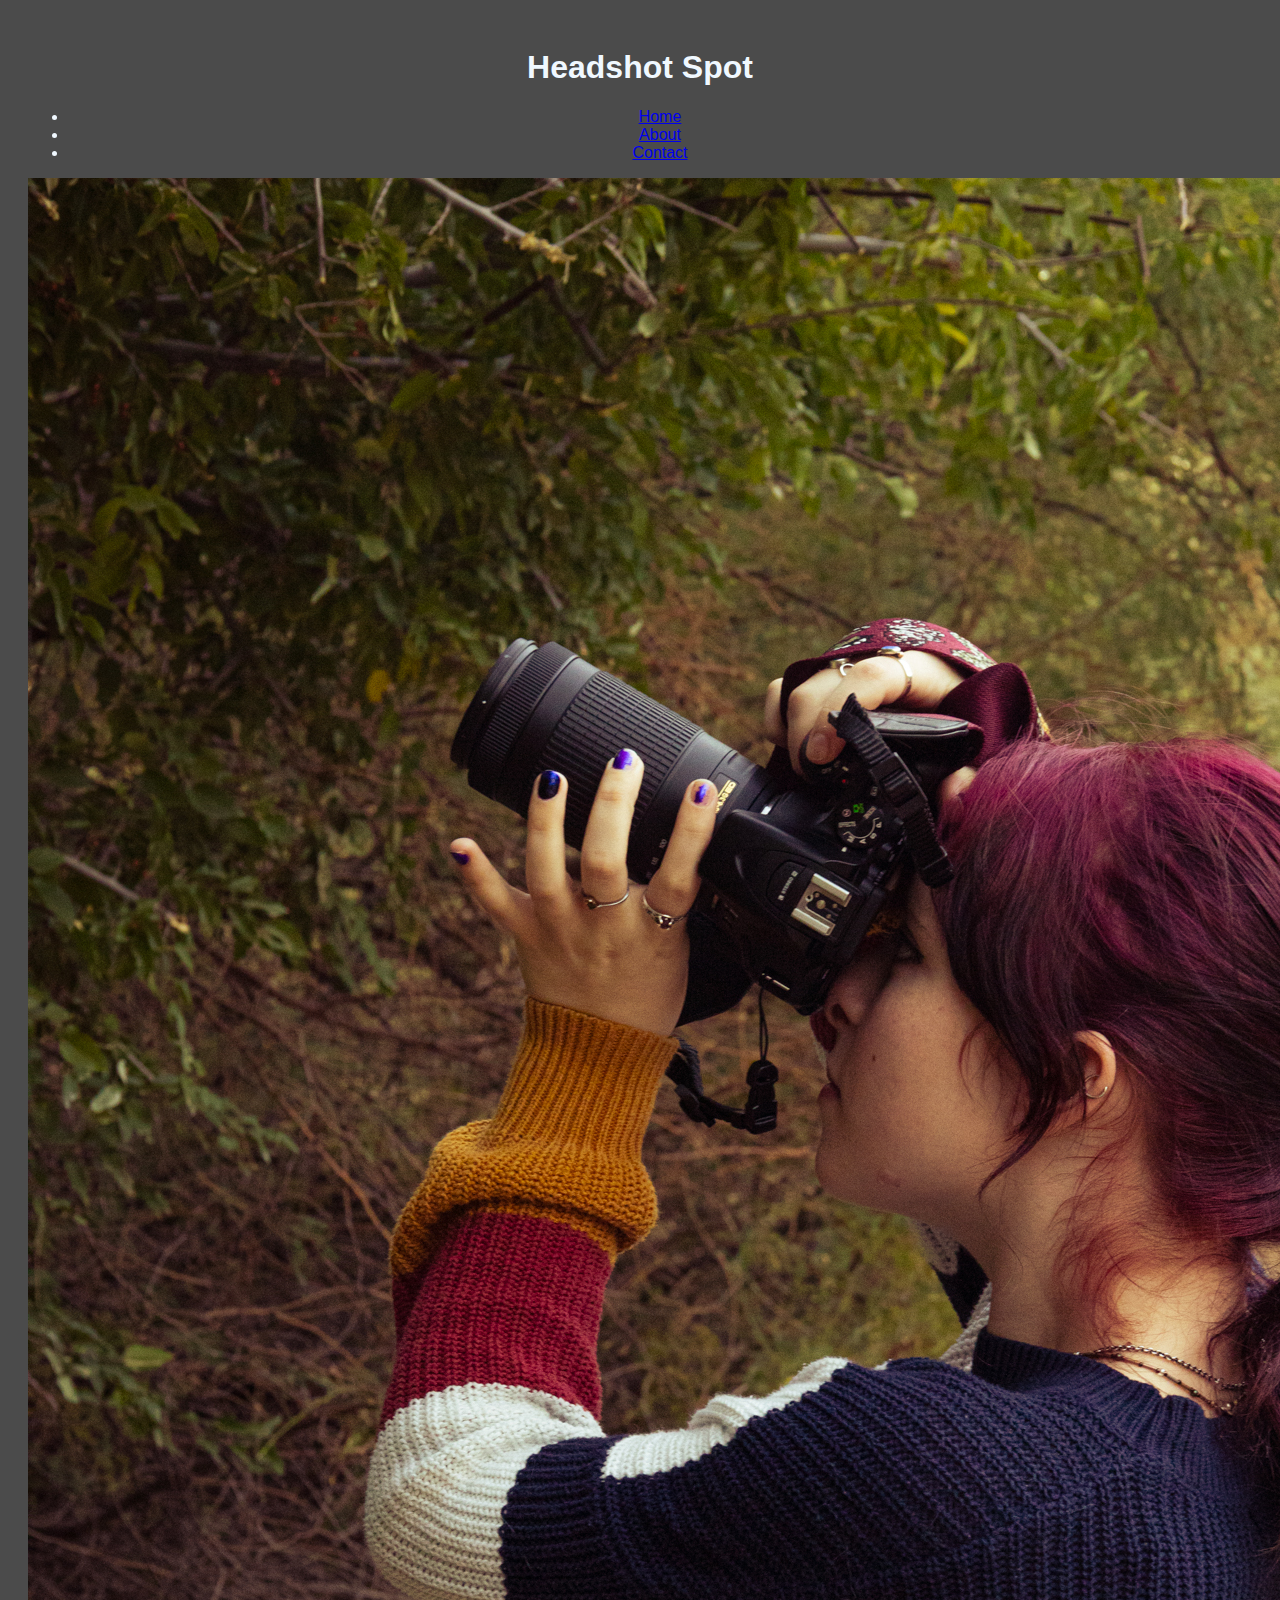
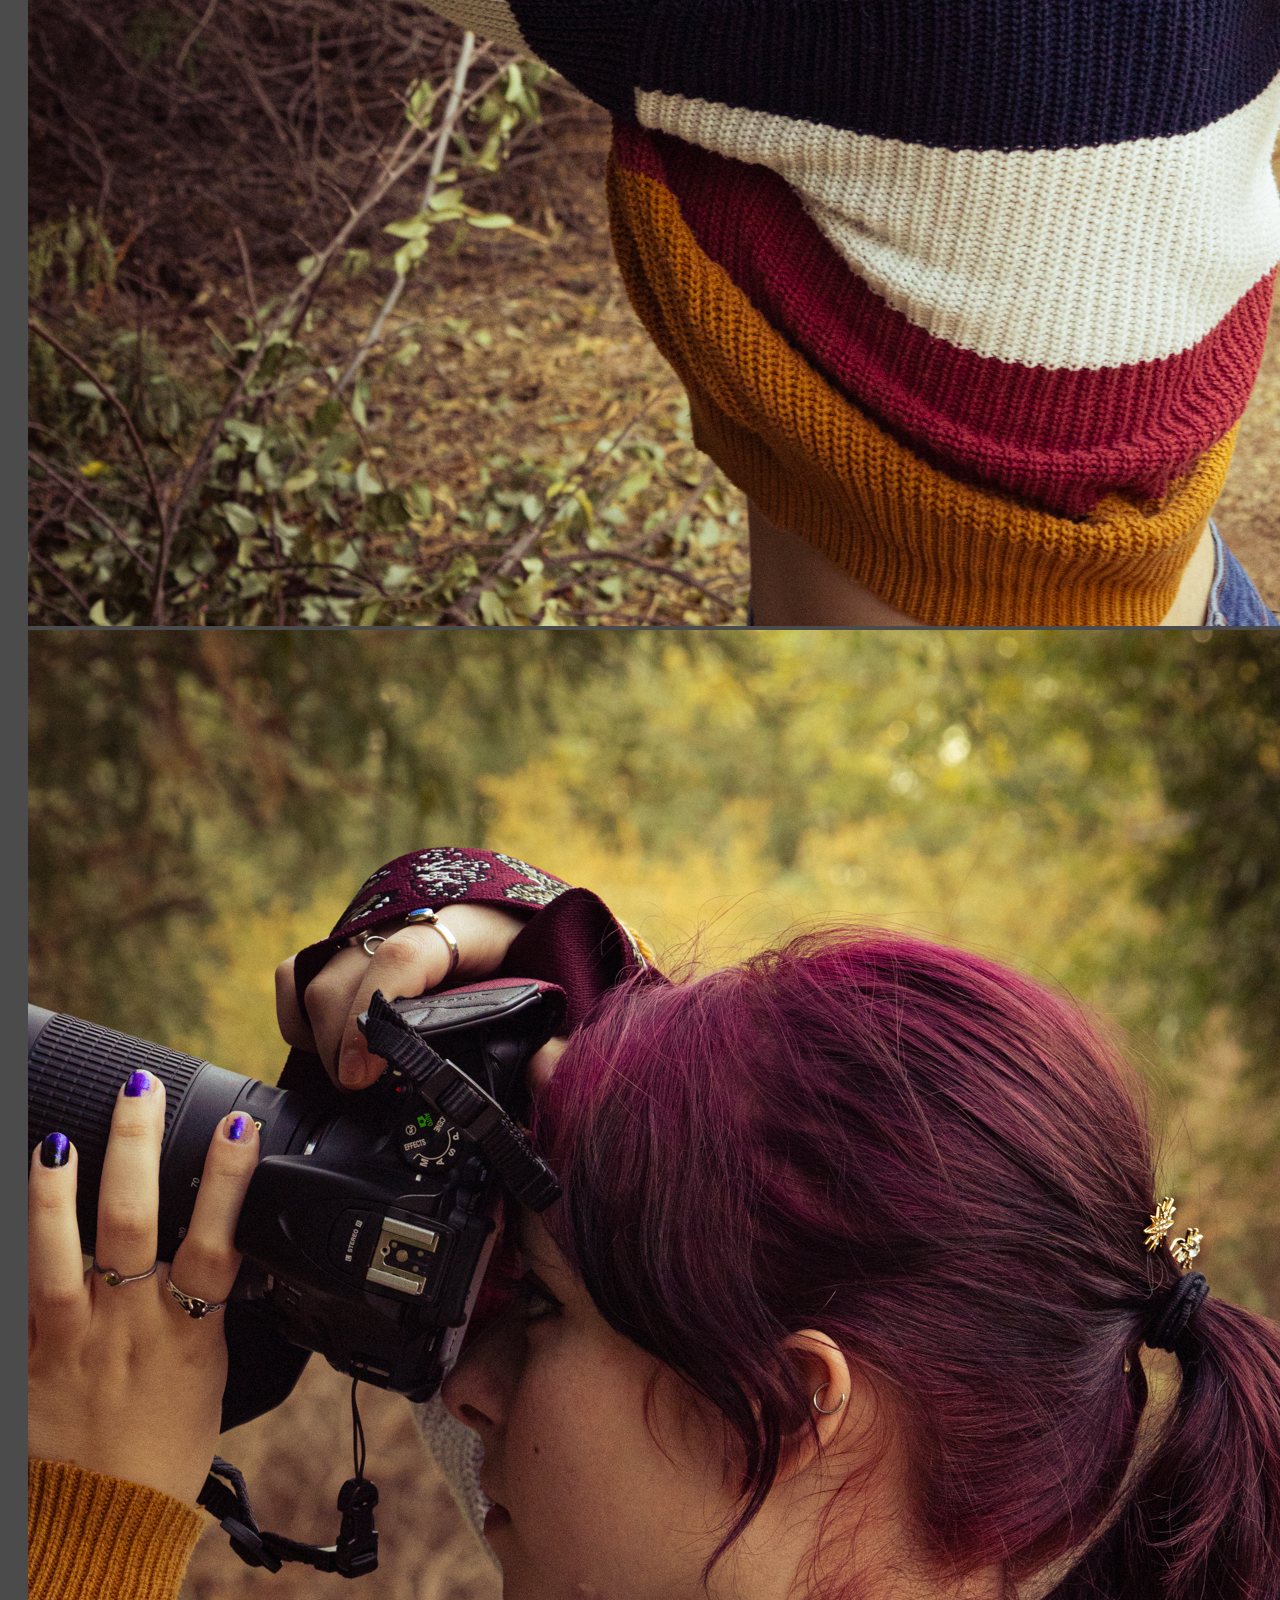
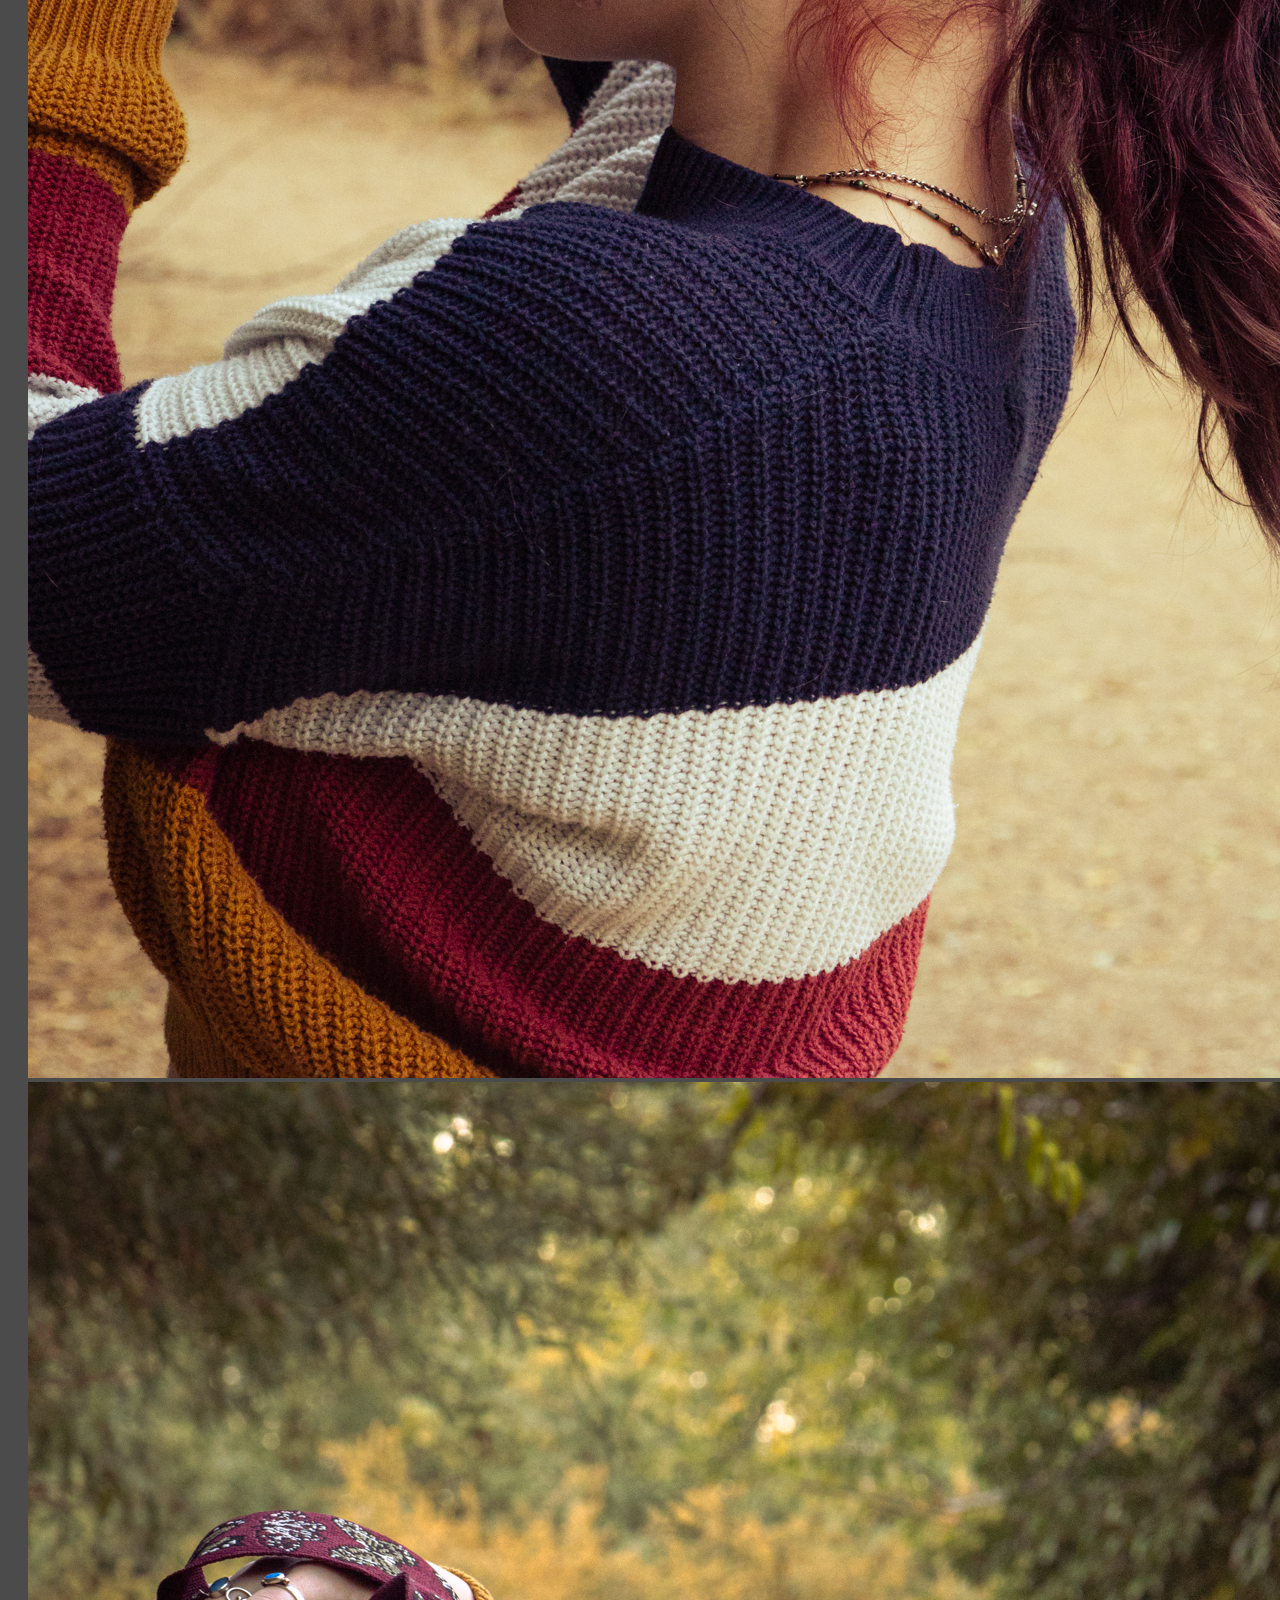
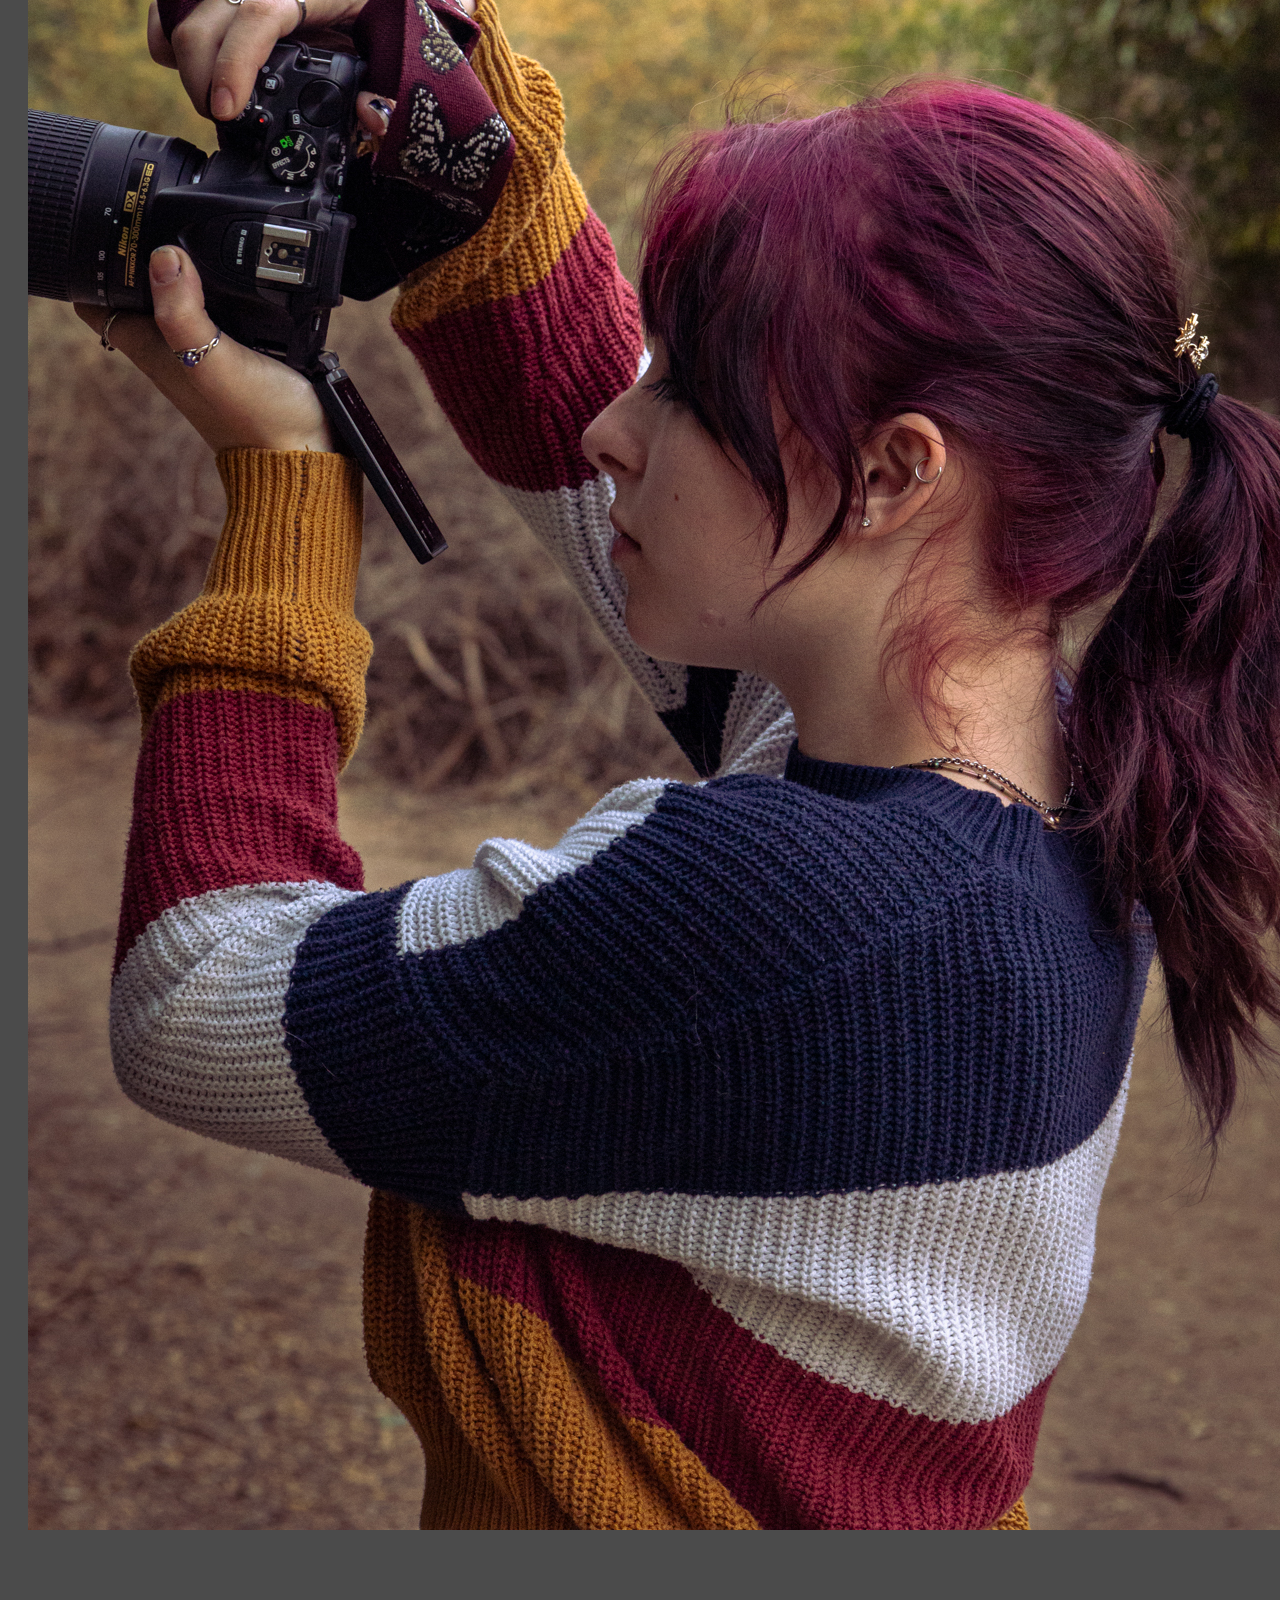
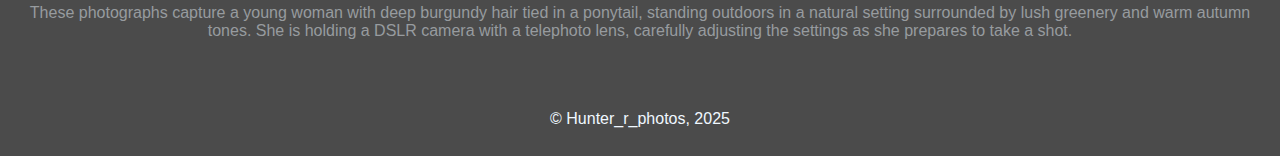
<file: index.html>
<!DOCTYPE html>
<html lang="en">
<head>
    <meta charset="UTF-8">
    <meta name="viewport" content="width=device-width, initial-scale=1.0">
    <title>Headshot spot</title>
    <!-- this inks our style sheet to our html page and the rest of our pages on our website if we use the same one -->
    <link rel="stylesheet" href="index.css">
</head>
<body>
    <!-- this adds our header to our main html page -->
    <h1>Headshot Spot</h1>
    <!-- this adds our navigation bar to our page so people can get from one page to another -->
    <ul>
        <li><a href="index.html">Home</a></li>
        <li><a href="about.html">About</a></li>
        <li><a href="contact.html">Contact</a></li>
    </ul>
    <!-- this div hold our img tags for easier movability in css -->
    <div>
        <!-- img src adds our imigates to our page and comes with an alt outoput if the image cannot be displayed -->
        <img src="IMG_7488.JPG" alt="photo1">
        <img src="IMG_7489.JPG" alt="photo2">
        <img src="IMG_7491.JPG" alt="photo3">
    </div>
    <!-- br adds a break line in out page tpo seperate contect -->
    <br>
    <br>
    <br>
    <!-- p adds a paragraph to our page for a discription of the main 3 photos used -->
    <p>
        These photographs capture a young woman with deep burgundy hair tied in a ponytail, standing outdoors in a natural setting surrounded by 
        lush greenery and warm autumn tones. She is holding a DSLR camera with a telephoto lens, carefully adjusting the settings as she prepares 
        to take a shot.</p>
        <br>
        <br>
        <br>
        <!-- footer that hold out copyright sign and other info like the image sources -->
    <footer>
        <!-- this actually makes our copyright sign -->
        &copy; Hunter_r_photos, 2025
    </footer>

</body>
</html>
</file>
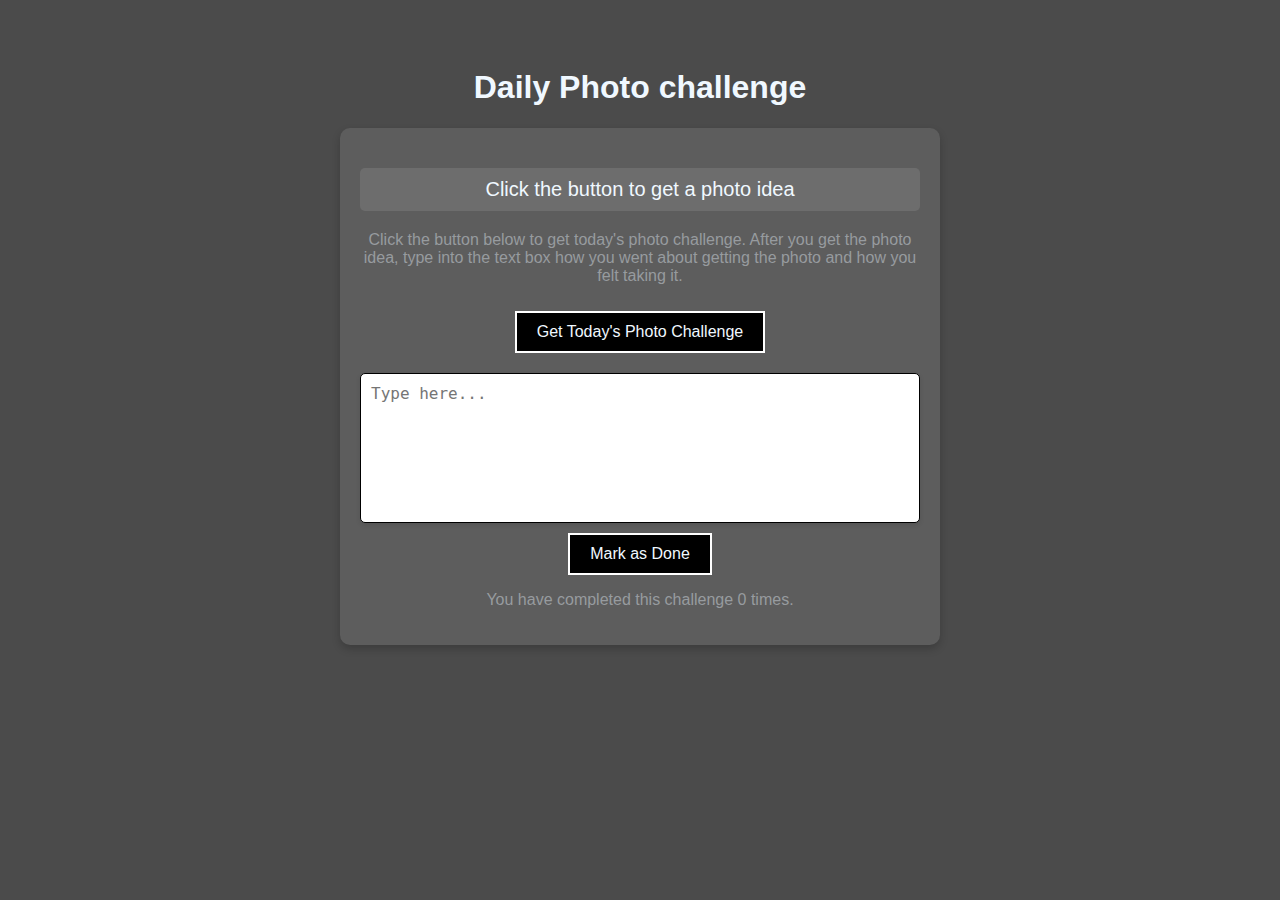
<file: Index.html>
<html lang="en"> <!-- Defines the document as an HTML5 document and sets the language to English -->
<head>
    <meta charset="UTF-8"> <!-- Sets the character encoding for the document to UTF-8 -->
    <meta name="viewport" content="width=device-width, initial-scale=1.0"> <!-- Ensures proper rendering and touch zooming on mobile devices -->
    <title>Daily challenge</title> <!-- Sets the title of the document, which appears in the browser tab -->
    <link rel="stylesheet" href="index.css"> <!-- Links the external CSS file for styling -->
    <script src="index.js"></script> <!-- Links the external JavaScript file for functionality -->
</head>
<body>
    
<div class="container"> <!-- Container div to center and contain the content -->
    <h1>Daily Photo challenge</h1> <!-- Main heading for the page -->
    <div class="card"> <!-- Card div to style the challenge section -->
        <p id="task">Click the button to get a photo idea</p> <!-- Paragraph to display the current task -->
        <p>Click the button below to get today's photo challenge. After you get the photo idea, type into the text box how you went about getting the photo and how you felt taking it.</p> <!-- Instructional paragraph for the user -->
        <button onclick="getTask()">Get Today's Photo Challenge</button> <!-- Button to get a new photo challenge, calls the getTask() function when clicked -->
        <br> <!-- Line break for spacing -->
        <textarea placeholder="Type here..."></textarea> <!-- Textarea for the user to type their response, with a placeholder text -->
        <br> <!-- Line break for spacing -->
        <button onclick="markCompleted()">Mark as Done</button> <!-- Button to mark the task as completed, calls the markCompleted() function when clicked -->
        <p id="completed">Good job! Let's see you do another!</p> <!-- Paragraph to display a congratulatory message when a task is completed -->
        <p id="completionCount">You have completed this challenge <span id="count">0</span> times.</p> <!-- Paragraph to display the count of completed challenges, with a span to hold the count -->
    </div>
</div>
</body>
</html>
</file>
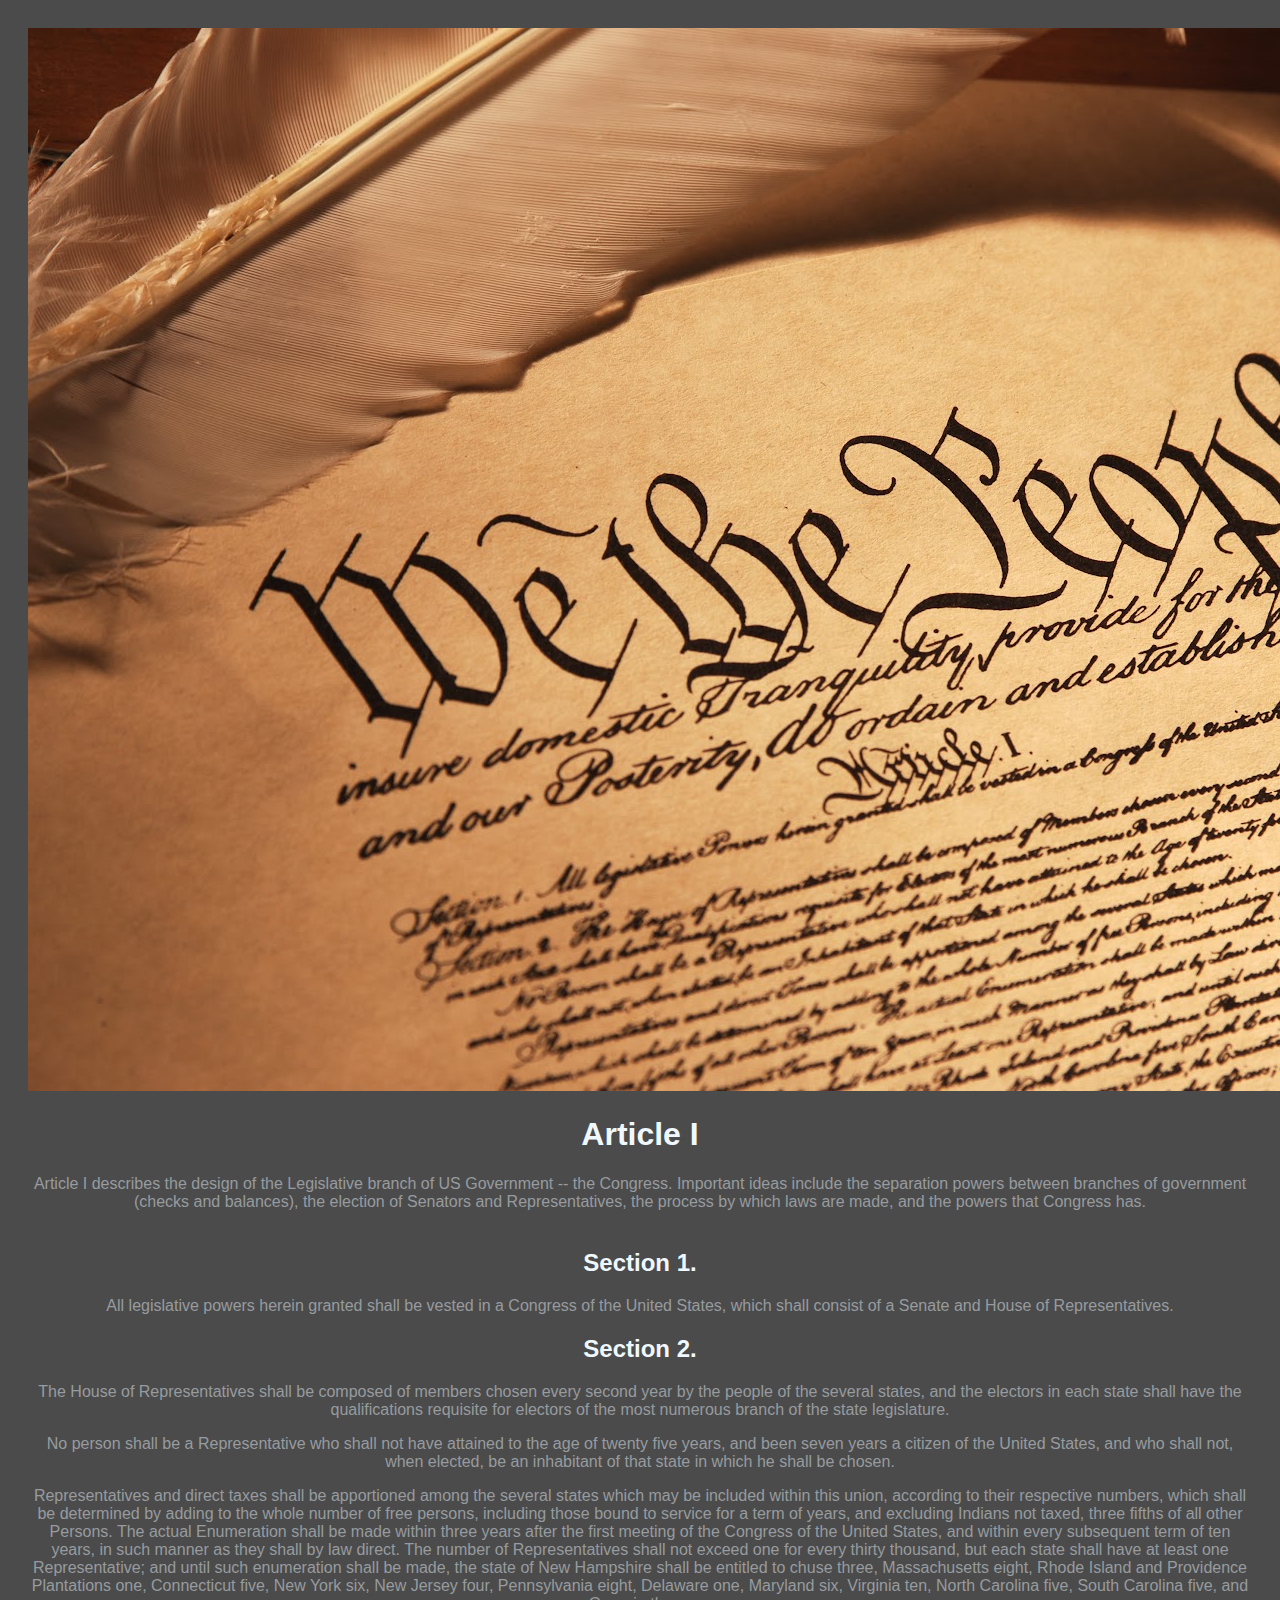
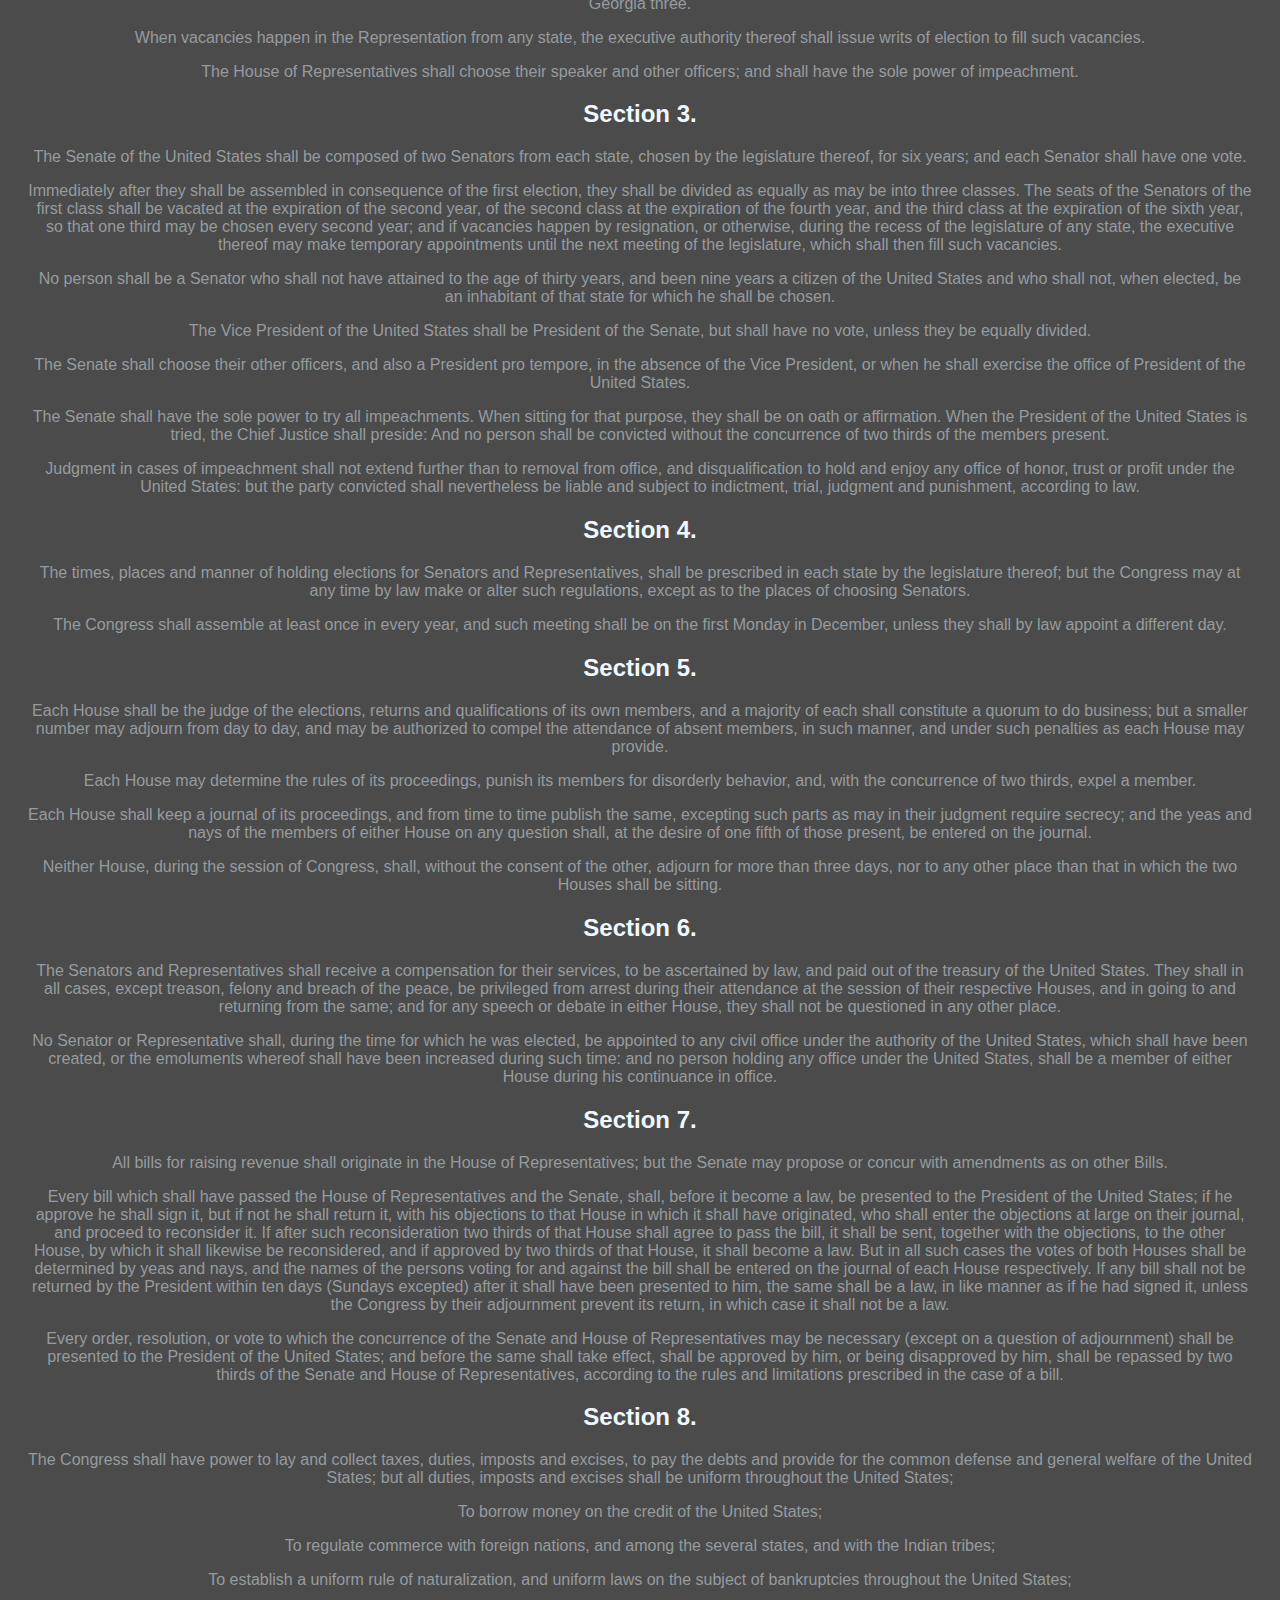
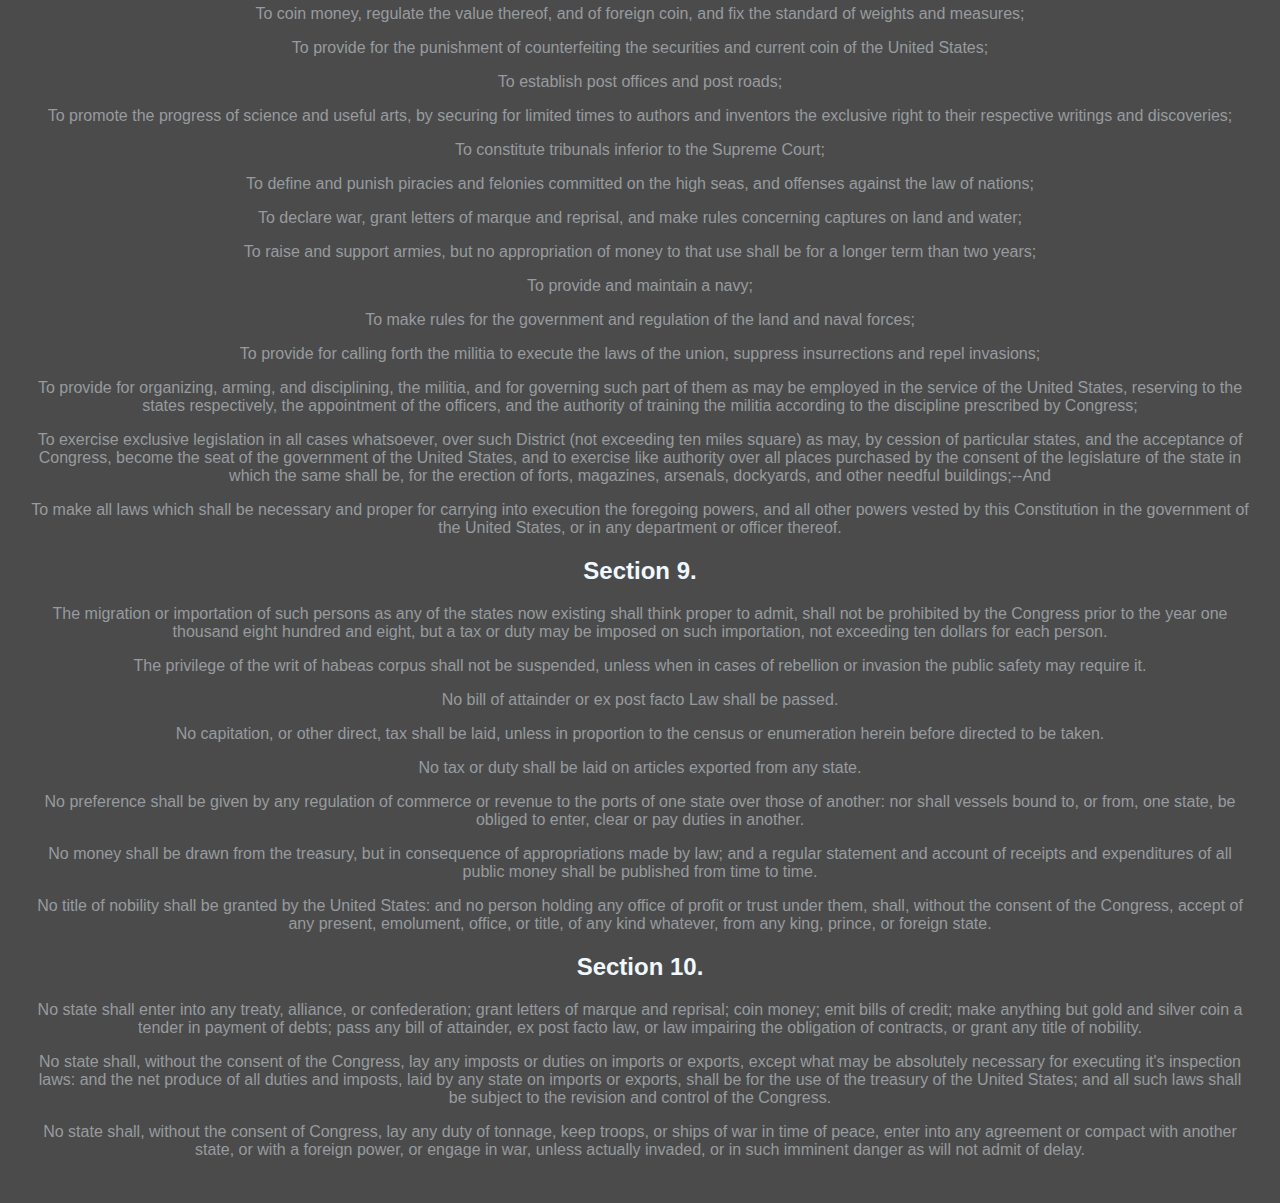
<file: constitution.html>
<!DOCTYPE html>
<html lang="en">
<head>
    <meta charset="UTF-8">
    <meta name="viewport" content="width=device-width, initial-scale=1.0">
    <!-- adds a title to our page -->
    <title>W3 Constitution</title>
    <!-- links our external stylesheet to our HTML document-->
    <link rel="stylesheet" href="index.css">
</head>
<body>

    
    <article>
        <!-- adds an image to our page alt being what the user sees if the image doesnt appear on the site -->
        <img src="constimg.jpg" alt="Constitution Image">
        <br>
        <!-- our first header tag in the webpage -->
        <h1>Article I</h1>
        <!-- these paragraph tags hold our main text for the users to readthrughout our whole web page -->
        <p>Article I describes the design of the Legislative branch of US Government -- the Congress. Important ideas include the separation powers between branches of government (checks and balances), the election of Senators and Representatives, the process by which laws are made, and the powers that Congress has.
        <br>
        <br>
        <!-- this is out second header for our section 1 - 10 -->
        <h2>Section 1.</h2>
        <p>All legislative powers herein granted shall be vested in a Congress of the United States, which shall consist of a Senate and House of Representatives.</p>

        <h2>Section 2.</h2>

        <p>The House of Representatives shall be composed of members chosen every second year by the people of the several states, and the electors in each state shall have the qualifications requisite for electors of the most numerous branch of the state legislature.</p>

        <p>No person shall be a Representative who shall not have attained to the age of twenty five years, and been seven years a citizen of the United States, and who shall not, when elected, be an inhabitant of that state in which he shall be chosen.</p>

        <p>Representatives and direct taxes shall be apportioned among the several states which may be included within this union, according to their respective numbers, which shall be determined by adding to the whole number of free persons, including those bound to service for a term of years, and excluding Indians not taxed, three fifths of all other Persons. The actual Enumeration shall be made within three years after the first meeting of the Congress of the United States, and within every subsequent term of ten years, in such manner as they shall by law direct. The number of Representatives shall not exceed one for every thirty thousand, but each state shall have at least one Representative; and until such enumeration shall be made, the state of New Hampshire shall be entitled to chuse three, Massachusetts eight, Rhode Island and Providence Plantations one, Connecticut five, New York six, New Jersey four, Pennsylvania eight, Delaware one, Maryland six, Virginia ten, North Carolina five, South Carolina five, and Georgia three.</p>

        <p>When vacancies happen in the Representation from any state, the executive authority thereof shall issue writs of election to fill such vacancies.</p>

        <p>The House of Representatives shall choose their speaker and other officers; and shall have the sole power of impeachment.</p>

        <h2>Section 3.</h2>

        <p>The Senate of the United States shall be composed of two Senators from each state, chosen by the legislature thereof, for six years; and each Senator shall have one vote.

        <p>Immediately after they shall be assembled in consequence of the first election, they shall be divided as equally as may be into three classes. The seats of the Senators of the first class shall be vacated at the expiration of the second year, of the second class at the expiration of the fourth year, and the third class at the expiration of the sixth year, so that one third may be chosen every second year; and if vacancies happen by resignation, or otherwise, during the recess of the legislature of any state, the executive thereof may make temporary appointments until the next meeting of the legislature, which shall then fill such vacancies.

        <p>No person shall be a Senator who shall not have attained to the age of thirty years, and been nine years a citizen of the United States and who shall not, when elected, be an inhabitant of that state for which he shall be chosen.

        <p>The Vice President of the United States shall be President of the Senate, but shall have no vote, unless they be equally divided.</p>

        <p>The Senate shall choose their other officers, and also a President pro tempore, in the absence of the Vice President, or when he shall exercise the office of President of the United States.</p>

        <p>The Senate shall have the sole power to try all impeachments. When sitting for that purpose, they shall be on oath or affirmation. When the President of the United States is tried, the Chief Justice shall preside: And no person shall be convicted without the concurrence of two thirds of the members present.</p>

        <p>Judgment in cases of impeachment shall not extend further than to removal from office, and disqualification to hold and enjoy any office of honor, trust or profit under the United States: but the party convicted shall nevertheless be liable and subject to indictment, trial, judgment and punishment, according to law.</p>

        <h2>Section 4.</h2>

        <p>The times, places and manner of holding elections for Senators and Representatives, shall be prescribed in each state by the legislature thereof; but the Congress may at any time by law make or alter such regulations, except as to the places of choosing Senators.</p>

        <p>The Congress shall assemble at least once in every year, and such meeting shall be on the first Monday in December, unless they shall by law appoint a different day.</p>

        <h2>Section 5.</h2>

        <p>Each House shall be the judge of the elections, returns and qualifications of its own members, and a majority of each shall constitute a quorum to do business; but a smaller number may adjourn from day to day, and may be authorized to compel the attendance of absent members, in such manner, and under such penalties as each House may provide.</p>

        <p>Each House may determine the rules of its proceedings, punish its members for disorderly behavior, and, with the concurrence of two thirds, expel a member.</p>

        <p>Each House shall keep a journal of its proceedings, and from time to time publish the same, excepting such parts as may in their judgment require secrecy; and the yeas and nays of the members of either House on any question shall, at the desire of one fifth of those present, be entered on the journal.</p>

        <p>Neither House, during the session of Congress, shall, without the consent of the other, adjourn for more than three days, nor to any other place than that in which the two Houses shall be sitting.</p>

        <h2>Section 6.</h2>

        <p>The Senators and Representatives shall receive a compensation for their services, to be ascertained by law, and paid out of the treasury of the United States. They shall in all cases, except treason, felony and breach of the peace, be privileged from arrest during their attendance at the session of their respective Houses, and in going to and returning from the same; and for any speech or debate in either House, they shall not be questioned in any other place.</p>

        <p>No Senator or Representative shall, during the time for which he was elected, be appointed to any civil office under the authority of the United States, which shall have been created, or the emoluments whereof shall have been increased during such time: and no person holding any office under the United States, shall be a member of either House during his continuance in office.</p>

        <h2>Section 7.</h2>

        <p>All bills for raising revenue shall originate in the House of Representatives; but the Senate may propose or concur with amendments as on other Bills.

        <p>Every bill which shall have passed the House of Representatives and the Senate, shall, before it become a law, be presented to the President of the United States; if he approve he shall sign it, but if not he shall return it, with his objections to that House in which it shall have originated, who shall enter the objections at large on their journal, and proceed to reconsider it. If after such reconsideration two thirds of that House shall agree to pass the bill, it shall be sent, together with the objections, to the other House, by which it shall likewise be reconsidered, and if approved by two thirds of that House, it shall become a law. But in all such cases the votes of both Houses shall be determined by yeas and nays, and the names of the persons voting for and against the bill shall be entered on the journal of each House respectively. If any bill shall not be returned by the President within ten days (Sundays excepted) after it shall have been presented to him, the same shall be a law, in like manner as if he had signed it, unless the Congress by their adjournment prevent its return, in which case it shall not be a law.</p>

        <p>Every order, resolution, or vote to which the concurrence of the Senate and House of Representatives may be necessary (except on a question of adjournment) shall be presented to the President of the United States; and before the same shall take effect, shall be approved by him, or being disapproved by him, shall be repassed by two thirds of the Senate and House of Representatives, according to the rules and limitations prescribed in the case of a bill.</p>

        <h2>Section 8.</h2>

        <p>The Congress shall have power to lay and collect taxes, duties, imposts and excises, to pay the debts and provide for the common defense and general welfare of the United States; but all duties, imposts and excises shall be uniform throughout the United States;</p>

        <p>To borrow money on the credit of the United States;</p>

        <p>To regulate commerce with foreign nations, and among the several states, and with the Indian tribes;</p>

        <p>To establish a uniform rule of naturalization, and uniform laws on the subject of bankruptcies throughout the United States;</p>

        <p>To coin money, regulate the value thereof, and of foreign coin, and fix the standard of weights and measures;</p>

        <p>To provide for the punishment of counterfeiting the securities and current coin of the United States;</p>

        <p>To establish post offices and post roads;</p>

        <p>To promote the progress of science and useful arts, by securing for limited times to authors and inventors the exclusive right to their respective writings and discoveries;

        <p>To constitute tribunals inferior to the Supreme Court;</p>

        <p>To define and punish piracies and felonies committed on the high seas, and offenses against the law of nations;</p>

        <p>To declare war, grant letters of marque and reprisal, and make rules concerning captures on land and water;</p>

        <p>To raise and support armies, but no appropriation of money to that use shall be for a longer term than two years;</p>

        <p>To provide and maintain a navy;</p>

        <p>To make rules for the government and regulation of the land and naval forces;</p>

        <p>To provide for calling forth the militia to execute the laws of the union, suppress insurrections and repel invasions;</p>
    
        <p>To provide for organizing, arming, and disciplining, the militia, and for governing such part of them as may be employed in the service of the United States, reserving to the states respectively, the appointment of the officers, and the authority of training the militia according to the discipline prescribed by Congress;</p>

        <p>To exercise exclusive legislation in all cases whatsoever, over such District (not exceeding ten miles square) as may, by cession of particular states, and the acceptance of Congress, become the seat of the government of the United States, and to exercise like authority over all places purchased by the consent of the legislature of the state in which the same shall be, for the erection of forts, magazines, arsenals, dockyards, and other needful buildings;--And</p>

        <p>To make all laws which shall be necessary and proper for carrying into execution the foregoing powers, and all other powers vested by this Constitution in the government of the United States, or in any department or officer thereof.</p>

        <h2>Section 9.</h2>

        <p>The migration or importation of such persons as any of the states now existing shall think proper to admit, shall not be prohibited by the Congress prior to the year one thousand eight hundred and eight, but a tax or duty may be imposed on such importation, not exceeding ten dollars for each person.</p>
    
        <p>The privilege of the writ of habeas corpus shall not be suspended, unless when in cases of rebellion or invasion the public safety may require it.</p>

        <p>No bill of attainder or ex post facto Law shall be passed.</p>

        <p>No capitation, or other direct, tax shall be laid, unless in proportion to the census or enumeration herein before directed to be taken.</p>
    
        <p>No tax or duty shall be laid on articles exported from any state.</p>

        <p>No preference shall be given by any regulation of commerce or revenue to the ports of one state over those of another: nor shall vessels bound to, or from, one state, be obliged to enter, clear or pay duties in another.</p>

        <p>No money shall be drawn from the treasury, but in consequence of appropriations made by law; and a regular statement and account of receipts and expenditures of all public money shall be published from time to time.</p>

        <p>No title of nobility shall be granted by the United States: and no person holding any office of profit or trust under them, shall, without the consent of the Congress, accept of any present, emolument, office, or title, of any kind whatever, from any king, prince, or foreign state.</p>

        <h2>Section 10.</h2>

        <p>No state shall enter into any treaty, alliance, or confederation; grant letters of marque and reprisal; coin money; emit bills of credit; make anything but gold and silver coin a tender in payment of debts; pass any bill of attainder, ex post facto law, or law impairing the obligation of contracts, or grant any title of nobility.</p>

        <p>No state shall, without the consent of the Congress, lay any imposts or duties on imports or exports, except what may be absolutely necessary for executing it's inspection laws: and the net produce of all duties and imposts, laid by any state on imports or exports, shall be for the use of the treasury of the United States; and all such laws shall be subject to the revision and control of the Congress.</p>

        <p>No state shall, without the consent of Congress, lay any duty of tonnage, keep troops, or ships of war in time of peace, enter into any agreement or compact with another state, or with a foreign power, or engage in war, unless actually invaded, or in such imminent danger as will not admit of delay.</p>
    </article>
</body>
</html>
</file>
<file: index.css>
body { 
    font-family: 'Roboto', Arial, sans-serif; /* Sets the font family for the body */
    text-align: center; /* Centers the text */
    padding: 20px; /* Adds padding around the body */
    background-color: rgb(75, 75, 75); /* Sets the background color of the body */
    color: aliceblue; /* Sets the text color */
}

.container {
    max-width: 600px; /* Sets the maximum width of the container */
    margin: 0 auto; /* Centers the container horizontally */
    padding: 20px; /* Adds padding inside the container */
}

h1 {
    font-family: 'Trebuchet MS', 'Lucida Sans Unicode', 'Lucida Grande', 'Lucida Sans', Arial, sans-serif; /* Sets the font family for the h1 element */
    color: aliceblue; /* Sets the text color */
}

.card {
    background-color: rgba(255, 255, 255, 0.1); /* Sets the background color with transparency */
    padding: 20px; /* Adds padding inside the card */
    border-radius: 10px; /* Rounds the corners of the card */
    box-shadow: 0 4px 8px rgba(0, 0, 0, 0.2); /* Adds a shadow to the card */
    margin-top: 20px; /* Adds margin to the top of the card */
}

#task { 
    font-size: 20px; /* Sets the font size */
    margin: 20px 0; /* Adds margin to the top and bottom */
    color: aliceblue; /* Sets the text color */
    padding: 10px; /* Adds padding inside the element */
    border-radius: 5px; /* Rounds the corners */
    background-color: rgba(255, 255, 255, 0.1); /* Sets the background color with transparency */
}

button { 
    border: 2px solid rgb(255, 255, 255); /* Sets the border color and width */
    padding: 10px 20px; /* Adds padding inside the button */
    font-size: 16px; /* Sets the font size */
    cursor: pointer; /* Changes the cursor to a pointer when hovering over the button */
    background-color: rgb(0, 0, 0); /* Sets the background color */
    color: aliceblue; /* Sets the text color */
    margin-top: 10px; /* Adds margin to the top of the button */
    transition: background-color 0.3s, color 0.3s; /* Adds a transition effect for background color and text color */
}

button:hover {
    background-color: aliceblue; /* Changes the background color when hovering */
    color: rgb(0, 0, 0); /* Changes the text color when hovering */
}

#completed { 
    display: none; /* Hides the element by default */
    color: rgb(255, 255, 255); /* Sets the text color */
    font-weight: bold; /* Makes the text bold */
    font-family: 'Trebuchet MS', 'Lucida Sans Unicode', 'Lucida Grande', 'Lucida Sans', Arial, sans-serif; /* Sets the font family */
}

textarea {
    width: 100%; /* Sets the width to 100% of the parent element */
    height: 150px; /* Sets the height */
    font-size: 16px; /* Sets the font size */
    padding: 10px; /* Adds padding inside the textarea */
    border: 1px solid #000000; /* Sets the border color and width */
    border-radius: 5px; /* Rounds the corners */
    resize: none; /* Disables resizing */
    margin-top: 20px; /* Adds margin to the top */
    box-shadow: 0 2px 5px rgba(0, 0, 0, 0.1); /* Adds a shadow to the textarea */
}

p {
    color: rgb(151, 155, 159); /* Sets the text color */
    font-family: 'Franklin Gothic Medium', 'Arial Narrow', Arial, sans-serif; /* Sets the font family */
}
</file>
